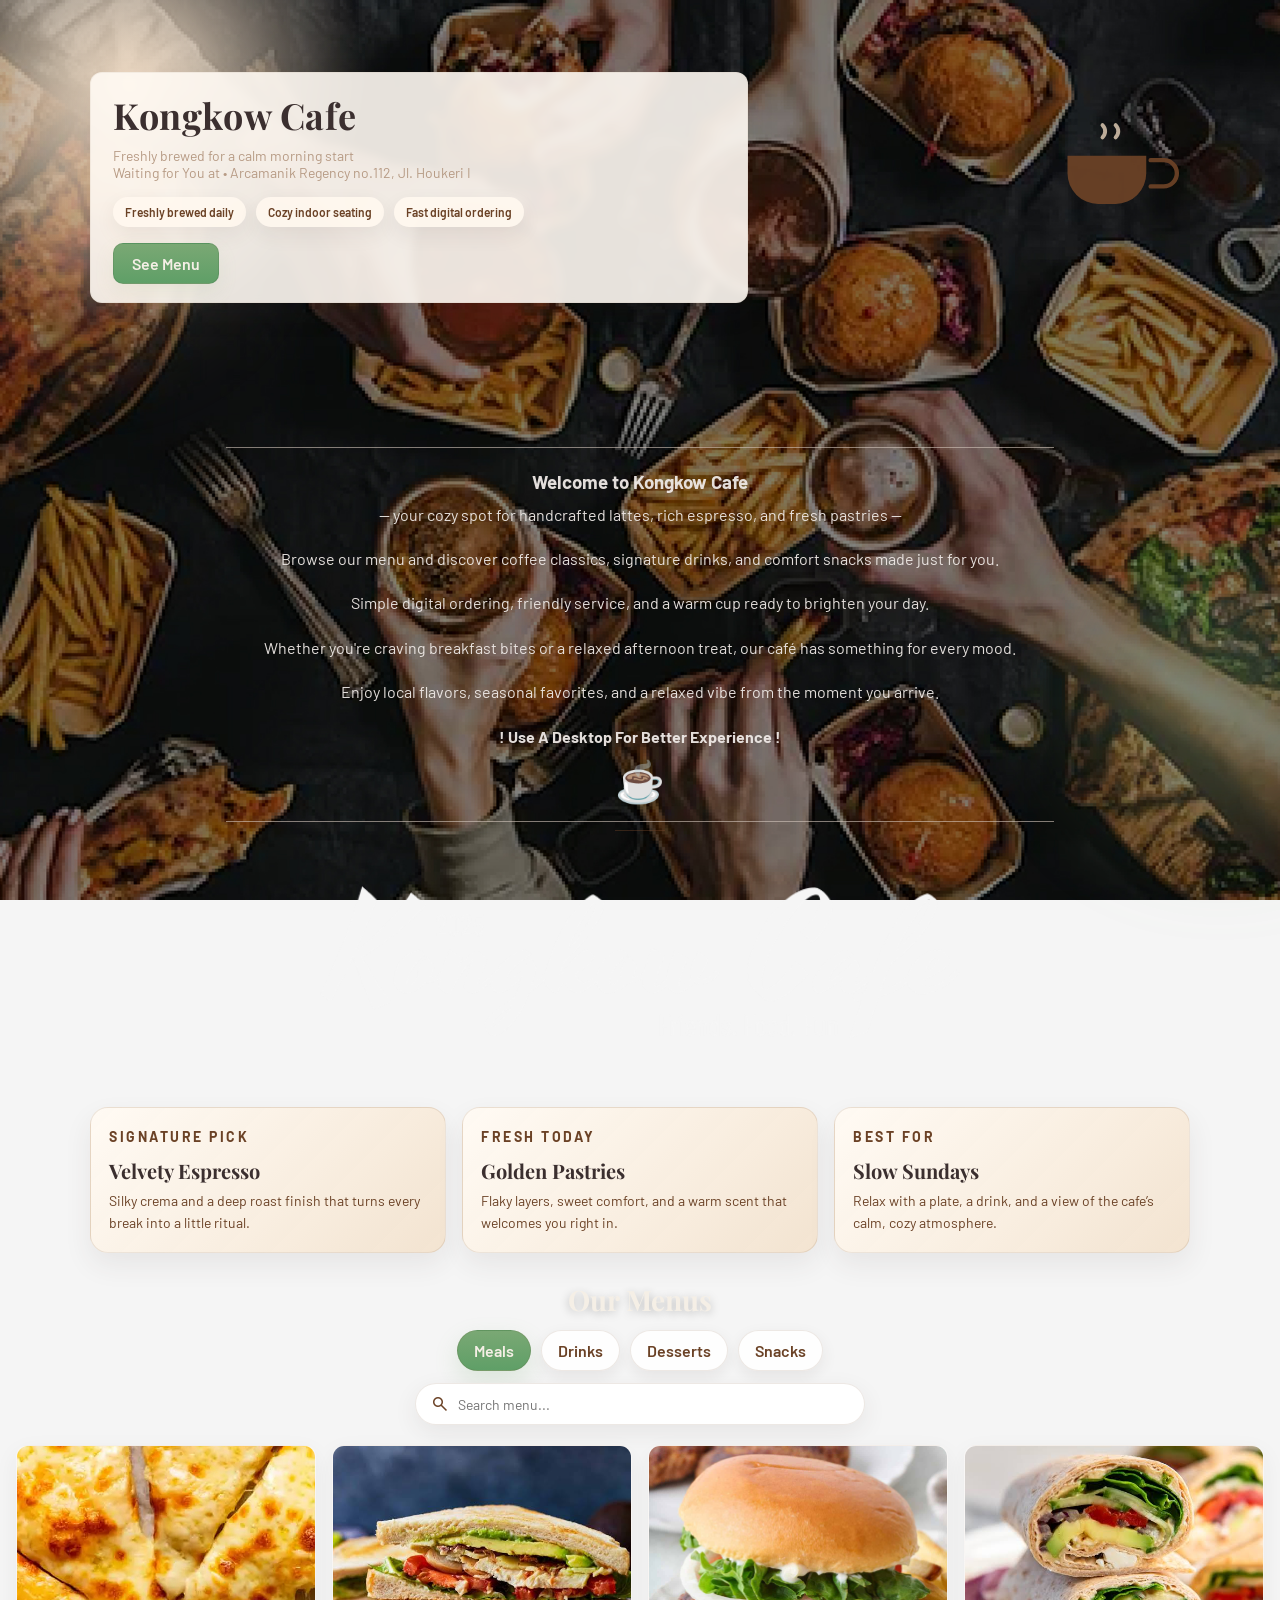
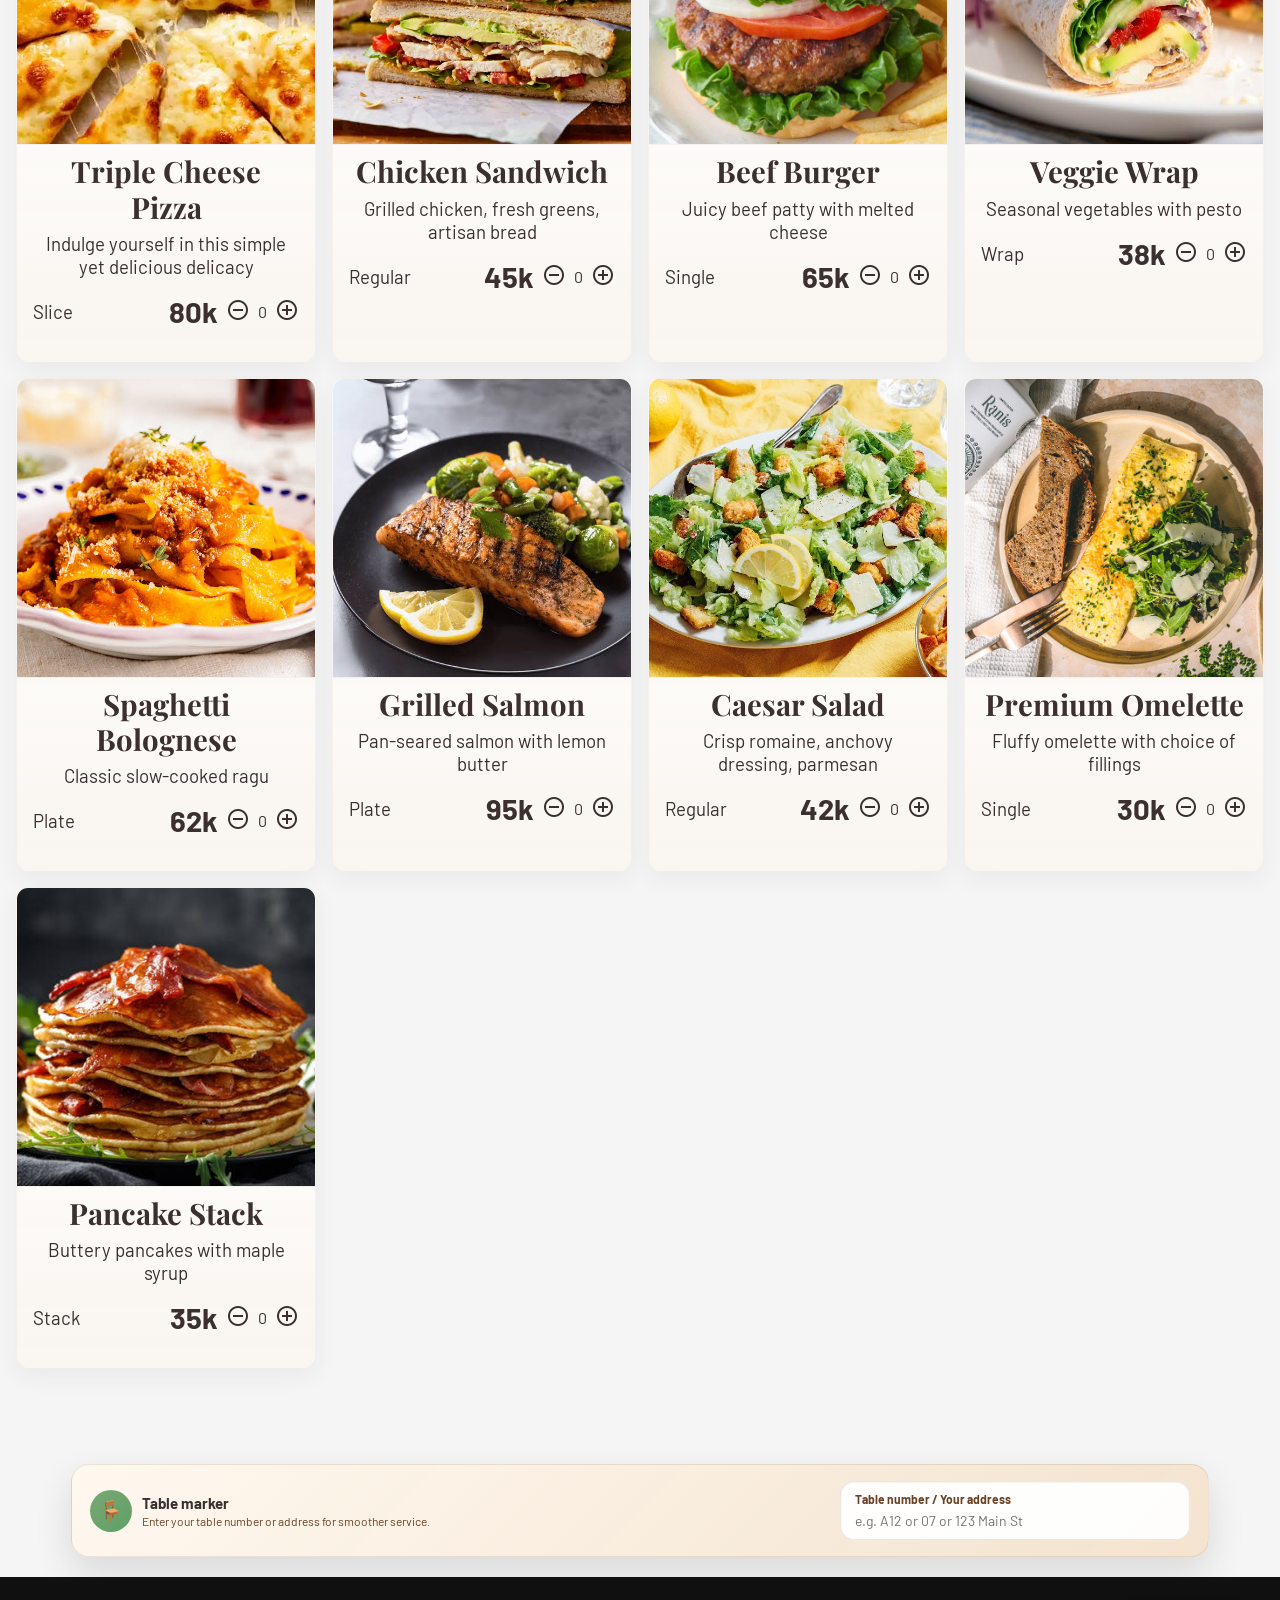
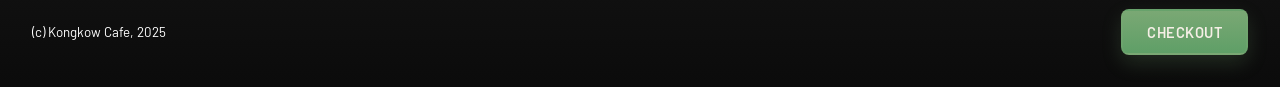
<file: index.html>
<!DOCTYPE html>
<html>

<head>
    <title>Kongkow Cafe</title>
    <meta name="viewport" content="width=device-width, initial-scale=1.0">
    <link rel="preconnect" href="https://fonts.googleapis.com">
    <link rel="preconnect" href="https://fonts.gstatic.com" crossorigin>
    <link href="https://fonts.googleapis.com/css2?family=Barlow:wght@300;400;500;600&display=swap" rel="stylesheet">
    <link href="https://fonts.googleapis.com/css2?family=Playfair+Display:wght@400;600&family=Barlow:wght@300;400;500;600&display=swap" rel="stylesheet">
    <link href="https://fonts.googleapis.com/css2?family=Lora:wght@400;500&display=swap" rel="stylesheet">
    <link rel="stylesheet" href="https://fonts.googleapis.com/css2?family=Material+Symbols+Outlined" />
    <link rel="stylesheet" href="index.css">
</head>

<body>
    <header class="site-header">
        <div class="hero">
            <div class="hero-content">
                <h1 class="hero-title">Kongkow Cafe</h1>
                <p class="hero-sub">Waiting for You at • Arcamanik Regency no.112, Jl. Houkeri I</p>
                <div class="hero-badges" aria-label="Cafe highlights">
                    <span class="badge-pill">Freshly brewed daily</span>
                    <span class="badge-pill">Cozy indoor seating</span>
                    <span class="badge-pill">Fast digital ordering</span>
                </div>
                <a class="btn primary" href="#menu-section">See Menu</a>
            </div>
            <!-- decorative coffee cup SVG -->
            <svg class="coffee-svg" width="140" height="140" viewBox="0 0 64 64" fill="none"
                xmlns="http://www.w3.org/2000/svg" aria-hidden>
                <path d="M8 20h36v8a14 14 0 01-14 14H22a14 14 0 01-14-14V20z" fill="#6B4226" />
                <path d="M46 22h6a6 6 0 010 12h-6" stroke="#6B4226" stroke-width="2" stroke-linecap="round"
                    stroke-linejoin="round" />
                <g class="steam" fill="none" stroke="#d9c6b0" stroke-width="1.6" stroke-linecap="round">
                    <path d="M24 6c1.6 1.6 1.6 4 0 5.6" />
                    <path d="M30 6c1.6 1.6 1.6 4 0 5.6" />
                </g>
            </svg>
        </div>
    </header>

    <div class="content">
        <div class="intro-copy">
            <h3>Welcome to Kongkow Cafe </h3> <p>-- your cozy spot for handcrafted lattes, rich espresso, and fresh pastries --</p>
            <p>Browse our menu and discover coffee classics, signature drinks, and comfort snacks made just for you.</p>
            <p>Simple digital ordering, friendly service, and a warm cup ready to brighten your day.</p>
            <p>Whether you're craving breakfast bites or a relaxed afternoon treat, our café has something for every mood.</p>
            <p>Enjoy local flavors, seasonal favorites, and a relaxed vibe from the moment you arrive.</p>
                        <h4>! Use A Desktop For Better Experience !</h4>
            <span class="intro-sticker" aria-hidden="true">☕</span>
        </div>

        <img src="assets/logo_full.png" alt="Logo" class="logo" />

        <section class="highlights" aria-label="Cafe highlights">
            <article class="highlight-card reveal">
                <p class="eyebrow">Signature pick</p>
                <h3>Velvety Espresso</h3>
                <p>Silky crema and a deep roast finish that turns every break into a little ritual.</p>
            </article>
            <article class="highlight-card reveal">
                <p class="eyebrow">Fresh today</p>
                <h3>Golden Pastries</h3>
                <p>Flaky layers, sweet comfort, and a warm scent that welcomes you right in.</p>
            </article>
            <article class="highlight-card reveal">
                <p class="eyebrow">Best for</p>
                <h3>Slow Sundays</h3>
                <p>Relax with a plate, a drink, and a view of the cafe’s calm, cozy atmosphere.</p>
            </article>
        </section>

        <section class="menu-section" id="menu-section">
            <div class="menu-header">
                <h2>Our Menus</h2>
                <div class="menu-tabs" role="tablist" aria-label="Menu categories">
                    <button class="menu-tab active" onclick="switchCategory('Meals')">Meals</button>
                    <button class="menu-tab" onclick="switchCategory('Drinks')">Drinks</button>
                    <button class="menu-tab" onclick="switchCategory('Desserts')">Desserts</button>
                    <button class="menu-tab" onclick="switchCategory('Snacks')">Snacks</button>
                </div>
                <div class="menu-search-wrap">
                    <span class="material-symbols-outlined search-icon">search</span>
                    <input id="menu-search" class="menu-search" type="search" placeholder="Search menu..." aria-label="Search menu" />
                </div>
            </div>
            <div class="menu-grid" id="menu-grid"></div>
        </section>

        <div class="table-sticky-bar">
            <div class="table-sticky-card">
                <div class="table-sticky-copy">
                    <span class="table-sticky-icon">🪑</span>
                    <div>
                        <strong>Table marker</strong>
                        <p>Enter your table number or address for smoother service.</p>
                    </div>
                </div>
                <div class="table-input-wrap">
                    <label class="table-input-label" for="table-number">Table number / Your address</label>
                    <input id="table-number" class="table-input" type="text" placeholder="e.g. A12 or 07 or 123 Main St" aria-label="Table number or code" />
                </div>
            </div>
        </div>

        <div class="footer">
            (c) Kongkow Cafe, 2025
            <button class="checkout" onclick="checkout()">
                Checkout
            </button>
        </div>
        
    </div>
</body>

<script src="db.js"></script>
<script src="index.js"></script>

</html>
</file>
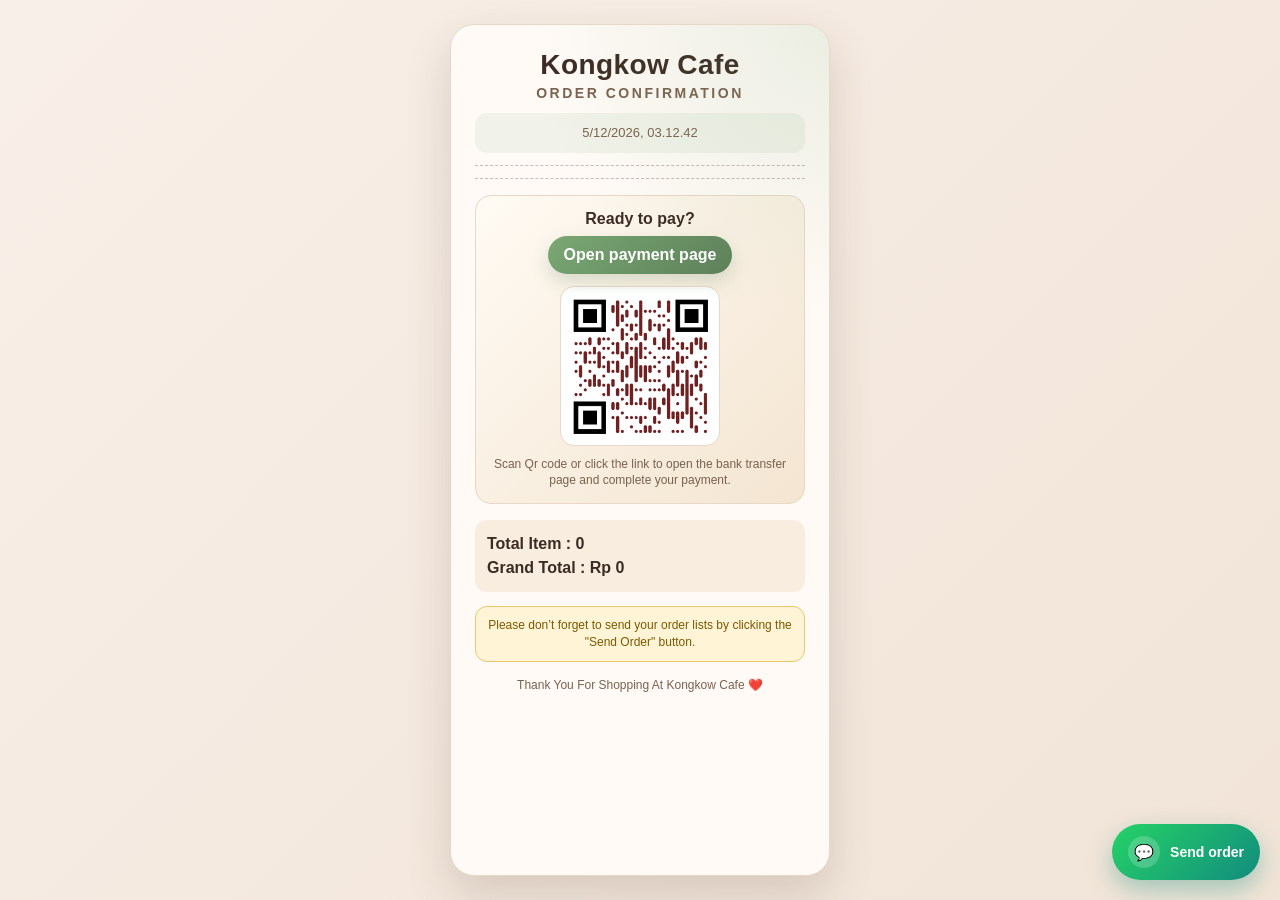
<file: order-confirmation/index.html>
<!DOCTYPE html>
<html lang="en">

<head>
    <meta charset="UTF-8">
    <meta name="viewport" content="width=device-width, initial-scale=1.0">
    <title>KC - Order Confirmation</title>

    <style>
        :root {
            --bg: #f7efe8;
            --panel: #fffaf6;
            --border: #e8d8c7;
            --text: #3c2b24;
            --muted: #7a624f;
            --accent: #7aa874;
            --accent-dark: #5d7f59;
            --gold: #c98f3d;
        }

        * { box-sizing: border-box; }

        body {
            margin: 0;
            min-height: 100vh;
            background: linear-gradient(135deg, #f8efe8 0%, #f1e4d7 100%);
            font-family: 'Barlow', Arial, sans-serif;
            color: var(--text);
            display: flex;
            justify-content: center;
            padding: 24px;
        }

        .receipt {
            width: min(100%, 380px);
            background: var(--panel);
            padding: 24px;
            border-radius: 24px;
            box-shadow: 0 20px 45px rgba(66, 44, 30, 0.16);
            border: 1px solid var(--border);
            position: relative;
            overflow: hidden;
        }

        .receipt::before {
            content: '';
            position: absolute;
            inset: 0;
            background: radial-gradient(circle at top right, rgba(122, 168, 116, 0.15), transparent 32%);
            pointer-events: none;
        }

        .title {
            text-align: center;
            font-size: 28px;
            font-weight: 700;
            letter-spacing: 0.4px;
            margin-bottom: 4px;
        }

        .subtitle {
            text-align: center;
            margin-bottom: 12px;
            color: var(--muted);
            font-size: 14px;
            font-weight: 600;
            letter-spacing: 0.18em;
            text-transform: uppercase;
        }

        .date-box {
            text-align: center;
            background: rgba(122, 168, 116, 0.1);
            padding: 10px 12px;
            border-radius: 12px;
            color: var(--muted);
            font-size: 13px;
            line-height: 1.5;
            margin-bottom: 12px;
        }

        .line {
            border-top: 1px dashed rgba(92, 67, 49, 0.35);
            margin: 12px 0;
        }

        .payment-section {
            margin: 16px 0;
            text-align: center;
            padding: 14px;
            border-radius: 16px;
            background: linear-gradient(135deg, rgba(255, 250, 243, 0.9), rgba(242, 226, 205, 0.9));
            border: 1px solid var(--border);
        }

        .payment-label {
            font-weight: 700;
            margin-bottom: 8px;
            color: var(--text);
        }

        .payment-link {
            display: inline-block;
            margin-bottom: 12px;
            padding: 10px 16px;
            border-radius: 999px;
            background: linear-gradient(135deg, var(--accent) 0%, var(--accent-dark) 100%);
            color: white;
            text-decoration: none;
            font-weight: 700;
            box-shadow: 0 8px 18px rgba(93, 127, 89, 0.22);
        }

        .payment-qr {
            width: 160px;
            max-width: 100%;
            margin: 0 auto 10px;
            display: block;
            border-radius: 14px;
            border: 1px solid var(--border);
            background: white;
            padding: 6px;
        }

        .payment-help {
            display: block;
            color: var(--muted);
            font-size: 12px;
            margin-top: 6px;
            line-height: 1.4;
        }

        .item {
            display: flex;
            justify-content: space-between;
            gap: 10px;
            padding: 10px 0;
            border-bottom: 1px solid rgba(92, 67, 49, 0.1);
        }

        .item:last-child {
            border-bottom: none;
        }

        .item strong {
            color: var(--text);
        }

        .item small {
            color: var(--muted);
            display: block;
            margin-top: 2px;
        }

        .footer {
            text-align: center;
            margin-top: 16px;
            font-size: 12px;
            color: var(--muted);
        }

        .total {
            font-weight: 700;
            margin-top: 12px;
            padding: 12px;
            border-radius: 12px;
            background: rgba(201, 143, 61, 0.12);
            color: var(--text);
            line-height: 1.5;
        }

        .reminder {
            margin-top: 14px;
            padding: 10px 12px;
            border-radius: 12px;
            background: #fff4d6;
            border: 1px solid #e8c86b;
            color: #7a5a00;
            font-size: 12px;
            line-height: 1.4;
            text-align: center;
        }

        .whatsapp-fab {
            position: fixed;
            right: 20px;
            bottom: 20px;
            display: inline-flex;
            align-items: center;
            gap: 10px;
            padding: 12px 16px;
            border-radius: 999px;
            border: none;
            text-decoration: none;
            color: white;
            font-weight: 700;
            font-size: 14px;
            background: linear-gradient(135deg, #25d366 0%, #128c7e 100%);
            box-shadow: 0 10px 24px rgba(18, 140, 126, 0.35);
            z-index: 1000;
            transition: transform 0.2s ease, box-shadow 0.2s ease;
        }

        .whatsapp-fab:hover {
            transform: translateY(-2px) scale(1.02);
            box-shadow: 0 14px 28px rgba(18, 140, 126, 0.4);
        }

        .whatsapp-icon {
            display: inline-flex;
            align-items: center;
            justify-content: center;
            width: 32px;
            height: 32px;
            border-radius: 50%;
            background: rgba(255,255,255,0.2);
            font-size: 16px;
        }

        @media (max-width: 480px) {
            body { padding: 12px; }
            .receipt { padding: 18px; }
            .whatsapp-fab {
                right: 14px;
                bottom: 14px;
                padding: 10px 14px;
                font-size: 13px;
            }
        }
    </style>
</head>

<body>

    <div class="receipt">
        <div class="title">Kongkow Cafe</div>
        <div class="subtitle">Order Confirmation</div>

        <div id="date" class="date-box"></div>

        <div class="line"></div>

        <div id="cart"></div>

        <div class="line"></div>

        <div class="payment-section" id="paymentSection">
            <div class="payment-label">Ready to pay?</div>
            <a id="paymentLink" class="payment-link" href="#" target="_blank">Open payment page</a>
            <img id="paymentQr" class="payment-qr" alt="Payment QR code" src="../assets/My First Qr Code With The Link.png" />
            <small class="payment-help">Scan Qr code or click the link to open the bank transfer page and complete your payment.</small>
        </div>

        <div class="total" id="totalItem"></div>

        <div class="reminder">
            Please don’t forget to send your order lists by clicking the "Send Order" button.
        </div>

        <div class="footer">
            Thank You For Shopping At Kongkow Cafe ❤️
        </div>
    </div>

    <a id="whatsappButton" class="whatsapp-fab" href="#" target="_blank" rel="noopener noreferrer" aria-label="Send this order to WhatsApp">
        <span class="whatsapp-icon">💬</span>
        <span>Send order</span>
    </a>

    <script src="../db.js"></script>
    <script src="index.js"></script>

</body>

</html>
</file>
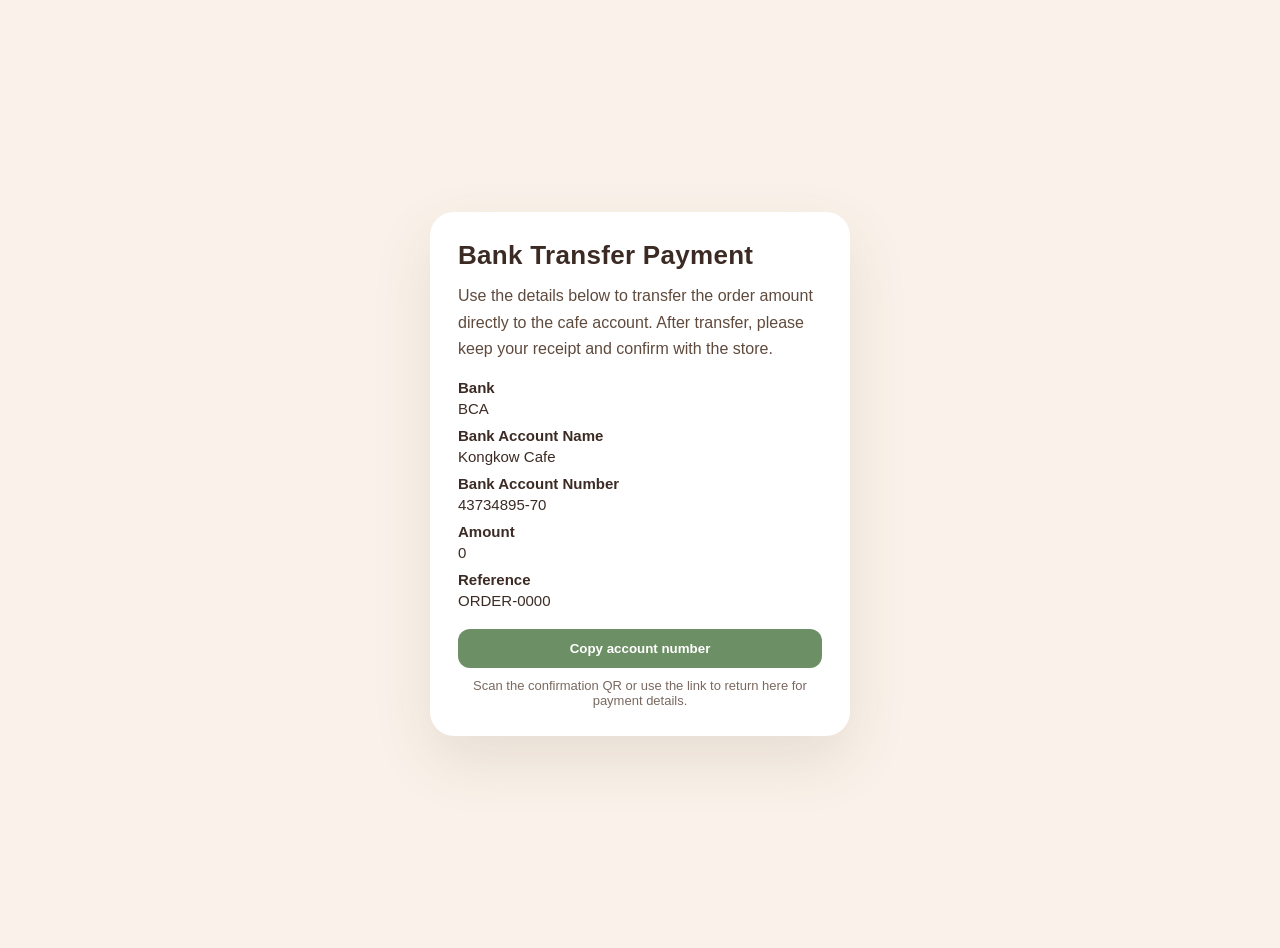
<file: order-confirmation/payment.html>
<!DOCTYPE html>
<html lang="en">
<head>
    <meta charset="UTF-8">
    <meta name="viewport" content="width=device-width, initial-scale=1.0">
    <title>KC - Bank Transfer Payment</title>
    <style>
        body {
            margin: 0;
            min-height: 100vh;
            font-family: Arial, sans-serif;
            background: #faf2ea;
            display: flex;
            justify-content: center;
            align-items: center;
            padding: 24px;
            color: #3c2b24;
        }
        .payment-card {
            width: 100%;
            max-width: 420px;
            background: #fff;
            border-radius: 24px;
            box-shadow: 0 24px 60px rgba(92, 69, 49, 0.12);
            padding: 28px;
            box-sizing: border-box;
        }
        .payment-card h1 {
            margin: 0 0 12px;
            font-size: 26px;
            letter-spacing: 0.3px;
        }
        .payment-card p {
            margin: 0 0 16px;
            line-height: 1.65;
            color: #5f4a3d;
        }
        .bank-info {
            display: grid;
            gap: 10px;
            margin-bottom: 20px;
            font-size: 15px;
        }
        .bank-info strong {
            display: block;
            color: #3c2b24;
            margin-bottom: 4px;
        }
        .payment-action {
            display: grid;
            gap: 10px;
        }
        .payment-action a,
        .payment-action button {
            display: inline-flex;
            align-items: center;
            justify-content: center;
            padding: 12px 16px;
            border-radius: 12px;
            border: none;
            text-decoration: none;
            font-weight: 600;
            background: #8ab882;
            color: white;
            cursor: pointer;
        }
        .payment-action button {
            background: #6d8f65;
        }
        .payment-action small {
            display: block;
            color: #7a6960;
            font-size: 13px;
            text-align: center;
        }
    </style>
</head>
<body>
    <div class="payment-card">
        <h1>Bank Transfer Payment</h1>
        <p>Use the details below to transfer the order amount directly to the cafe account. After transfer, please keep your receipt and confirm with the store.</p>
        <div class="bank-info">
            <div>
                <strong>Bank</strong>
                <span id="bankName">-</span>
            </div>
            <div>
                <strong>Bank Account Name</strong>
                <span id="accountName">-</span>
            </div>
            <div>
                <strong>Bank Account Number</strong>
                <span id="bankAccountNumber">-</span>
            </div>
            <div>
                <strong>Amount</strong>
                <span id="amountValue">-</span>
            </div>
            <div>
                <strong>Reference</strong>
                <span id="referenceValue">-</span>
            </div>
        </div>
        <div class="payment-action">
            <button id="copyAccount">Copy account number</button>
            <small>Scan the confirmation QR or use the link to return here for payment details.</small>
        </div>
    </div>
    <script src="payment.js"></script>
</body>
</html>
</file>
<file: index.css>
* {
    font-family: 'Barlow';
    margin: 0;
    padding: 0;
}

.header {
    background: url("assets/header.jpg") no-repeat top center;
    position: fixed;
    top: 0;
    left: 0;
    right: 0;
    width: 100%;
    max-height: 800px;
    aspect-ratio: 1;
    background-size: cover;

    @media only screen and (min-width: 768px) {
        aspect-ratio: 1280/720;
    }
}

.logo {
    box-sizing: border-box;
    max-width: 60%;
    width: 100%;
    margin: 48px auto;
    display: block;

    @media only screen and (min-width: 768px) {
        max-width: 50%;
        margin: 64px auto;
    }
}

body {
    background-color: #f5f5f5;
    overflow-x: hidden;
}

.menu-section {
    padding: 0 16px 32px;
}

.menu-header {
    max-width: 1100px;
    margin: 0 auto 20px;
    display: flex;
    flex-direction: column;
    gap: 12px;
    align-items: center;
    text-align: center;
}

.menu-header h2 {
    font-family: 'Playfair Display', serif;
    font-size: 28px;
    color: var(--cream);
    text-shadow: 0 2px 10px rgba(0,0,0,0.25);
}

.menu-tabs {
    display: flex;
    flex-wrap: wrap;
    justify-content: center;
    gap: 10px;
}

.menu-search-wrap {
    display: flex;
    align-items: center;
    width: min(100%, 420px);
    padding: 10px 14px;
    border-radius: 999px;
    background: rgba(255,255,255,0.95);
    box-shadow: 0 8px 24px rgba(59,47,47,0.08);
    border: 1px solid rgba(107,66,38,0.12);
}

.search-icon {
    color: var(--brown-700);
    margin-right: 8px;
    font-size: 20px;
}

.menu-search {
    width: 100%;
    border: none;
    outline: none;
    background: transparent;
    color: var(--brown-900);
    font-size: 14px;
}

.table-sticky-bar {
    padding: 0 16px 20px;
}

.table-sticky-card {
    max-width: 1100px;
    margin: 0 auto;
    display: flex;
    align-items: center;
    justify-content: space-between;
    gap: 16px;
    padding: 16px 18px;
    border-radius: 18px;
    background: linear-gradient(135deg, rgba(255,248,239,0.98), rgba(243,226,205,0.96));
    box-shadow: 0 16px 36px rgba(59,47,47,0.14);
    border: 1px solid rgba(107,66,38,0.12);
}

.table-sticky-copy {
    display: flex;
    align-items: center;
    gap: 10px;
    color: var(--brown-900);
    flex: 1;
}

.table-sticky-icon {
    display: inline-flex;
    align-items: center;
    justify-content: center;
    width: 42px;
    height: 42px;
    border-radius: 50%;
    background: linear-gradient(135deg, var(--accent), #5f9f67);
    color: white;
    font-size: 20px;
}

.table-sticky-copy strong {
    display: block;
    font-size: 15px;
    margin-bottom: 2px;
}

.table-sticky-copy p {
    font-size: 12px;
    color: var(--brown-700);
}

.table-input-wrap {
    display: flex;
    flex-direction: column;
    gap: 6px;
    width: min(100%, 320px);
    padding: 10px 14px;
    border-radius: 14px;
    background: rgba(255,255,255,0.95);
    box-shadow: inset 0 1px 2px rgba(0,0,0,0.05);
    border: 1px solid rgba(107,66,38,0.12);
}

.table-input-label {
    font-size: 12px;
    font-weight: 700;
    color: var(--brown-700);
    text-align: left;
}

.table-input {
    width: 100%;
    border: none;
    outline: none;
    background: transparent;
    color: var(--brown-900);
    font-size: 14px;
}

.menu-tab {
    padding: 10px 16px;
    border-radius: 999px;
    background: rgba(255,255,255,0.9);
    color: var(--brown-700);
    font-weight: 600;
    border: 1px solid rgba(107,66,38,0.12);
    box-shadow: 0 6px 16px rgba(59,47,47,0.08);
    transition: all 0.2s ease;
}

.menu-tab.active {
    background: linear-gradient(180deg, var(--accent), #5f9f67);
    color: var(--cream);
    box-shadow: 0 10px 24px rgba(122,168,116,0.2);
}

.menu-grid {
    display: grid;
    margin: 0 auto;
    gap: 16px;
    padding-bottom: 32px;
    grid-template-columns: 1fr 1fr;

    /* @media only screen and (min-width: 400px) {
        grid-template-columns: 1fr 1fr 1fr;
    } */

    @media only screen and (min-width: 768px) {
        padding-bottom: 64px;
        grid-template-columns: 1fr 1fr 1fr 1fr;
    }
}

.menu-card {
    display: flex;
    flex-direction: column;
    padding-bottom: 16px;
    background-color: #fafafa;
    border: 4px solid #fafafa;

    @media only screen and (min-width: 768px) {
        padding-bottom: 32px;
    }

    img {
        aspect-ratio: 1;
        object-fit: cover;
        width: 100%;
    }

    .menu-name {
        padding: 8px 16px;
        text-align: center;
        font-size: 14pt;

        @media only screen and (max-width: 420px) {
            font-size: 12pt;
        }

        @media only screen and (min-width: 768px) {
            font-size: 22pt;
        }
    }

    .menu-description {
        text-align: center;
        padding: 0 16px;
        padding-bottom: 16px;
        font-size: 10pt;

        @media only screen and (max-width: 420px) {
            font-size: 9pt;
        }

        @media only screen and (min-width: 768px) {
            font-size: 14pt;
        }
    }

    .price-description {
        font-size: 9pt;

        @media only screen and (min-width: 768px) {
            font-size: 14pt;
        }
    }

    .menu-price-row {
        display: flex;
        flex-direction: row;
        justify-content: space-between;
        align-items: center;
        padding: 0 16px;
        gap: 12px;
        flex-wrap: nowrap;
    }

    .price-description {
        flex: 1 1 0;
        min-width: 0;
        white-space: normal;
        overflow-wrap: anywhere;
    }

    .price-and-qty {
        display: flex;
        flex-direction: row;
        align-items: center;
        gap: 8px;
        flex: 0 0 auto;
        white-space: nowrap;
    }

    .price {
        font-size: 14pt;
        min-width: 3.5rem;
        text-align: right;

        @media only screen and (min-width: 768px) {
            font-size: 22pt;
        }
    }
}

.no-results {
    grid-column: 1 / -1;
    text-align: center;
    padding: 24px;
    color: var(--cream);
    background: rgba(59,47,47,0.7);
    border-radius: 12px;
    font-size: 15px;
}

.footer {
    background-color: black;
    color: white;
    padding: 32px;
    width: 100%;
    box-sizing: border-box;
    font-size: 10pt;
    display: flex;
    justify-content: space-between;
    align-items: center;
}

button {
    all: unset;
    cursor: pointer;
}

button.checkout {
    font-weight: 600;
    text-transform: uppercase;
    padding: 12px 24px;
    background: linear-gradient(180deg, var(--accent) 0%, #5f9f67 100%);
    color: var(--cream);
    border-radius: 8px;
    border: 2px solid rgba(122, 168, 116, 0.3);
    box-shadow: 0 8px 20px rgba(122, 168, 116, 0.2);
    transition: all 0.3s ease;
    font-size: 11pt;
    letter-spacing: 0.5px;
}

button.checkout:hover {
    transform: translateY(-3px);
    box-shadow: 0 12px 28px rgba(122, 168, 116, 0.35);
    background: linear-gradient(180deg, #8ab882 0%, #6fa971 100%);
}

button.checkout:active {
    transform: translateY(-1px);
    box-shadow: 0 6px 16px rgba(122, 168, 116, 0.25);
}

:root{
    --brown-900: #3b2f2f;
    --brown-700: #6b4226;
    --cream: #f5efe6;
    --accent: #7aa874;
    --muted: #b79b85;
}


/* Use the header image as the sole full-page background */
html, body {
    height: 100%;
}
body {
    background-image: url("assets/header.jpg");
    background-position: center center;
    background-size: cover;
    background-repeat: no-repeat;
    background-attachment: fixed;
    color: var(--brown-900);
    -webkit-font-smoothing:antialiased;
    font-family: 'Barlow', system-ui, sans-serif;
}

/* Hero / header: keep the radial accent but don't re-declare the full image */
.site-header {
    position: relative;
    width: 100%;
    overflow: hidden;
    background: radial-gradient(circle at 10% 20%, rgb(241, 221, 199), transparent 20%);
    padding: 72px 16px 120px;
    box-sizing: border-box;
}

.hero {
    max-width: 1100px;
    margin: 0 auto;
    display:flex;
    align-items:center;
    justify-content:space-between;
    gap: 24px;
}

.hero-content {
    flex:1 1 60%;
    position: relative;
    z-index: 2;
    background: rgba(255, 250, 243, 0.9);
    padding: 18px 22px;
    border-radius: 12px;
    box-shadow: 0 10px 30px rgba(59,47,47,0.08);
    border: 1px solid rgba(107,66,38,0.06);
    backdrop-filter: blur(4px);
    -webkit-backdrop-filter: blur(4px);
    max-width: 68ch;
}

.hero-title {
    font-family: 'Playfair Display', serif;
    font-size: 36px;
    color: var(--brown-900);
    letter-spacing: 0.6px;
    margin-bottom: 8px;
}

.hero-sub {
    color: var(--muted);
    margin-bottom: 16px;
    font-size: 14px;
}
/* Button */
.btn {
    display:inline-block;
    padding: 10px 18px;
    border-radius: 10px;
    text-decoration:none;
    font-weight:600;
    transition: transform .18s ease, box-shadow .18s ease;
    box-shadow: 0 6px 16px rgba(59,47,47,0.06);
}

.btn.primary {
    background: linear-gradient(180deg,var(--accent), #5f9f67);
    color: var(--cream);
    border: 1px solid rgba(0,0,0,0.08);
    box-shadow: 0 8px 20px rgba(122,168,116,0.12);
}

.btn.primary:hover {
    transform: translateY(-4px);
    box-shadow: 0 12px 30px rgba(75,50,40,0.14);
}

/* Decorative SVG and steam animation */
.coffee-svg { opacity: 0.95; transform: translateY(-6px); }
.steam path { stroke-linejoin: round; stroke-width: 1.8; opacity: 0.9; animation: steam 3.2s linear infinite; }
@keyframes steam {
    0% { transform: translateY(0) scale(1); opacity:0.6; }
    50% { transform: translateY(-6px) scale(1.05); opacity:1; }
    100% { transform: translateY(-12px) scale(1.08); opacity:0.0; }
}

/* Menu card tweaks */
.menu-card {
    border-radius: 12px;
    overflow: hidden;
    box-shadow: 0 8px 24px rgba(59,47,47,0.06);
    border: 1px solid rgba(107,66,38,0.04);
    background: linear-gradient(180deg, rgba(255,255,255,0.95), rgba(250,246,241,0.9));
}
.menu-card img { border-bottom: 1px solid rgba(0,0,0,0.04); }
.menu-name {
    font-family: 'Playfair Display', serif;
    white-space: normal;
    word-break: normal;
    overflow-wrap: normal;
    hyphens: auto;
    line-height: 1.2;
}

@media only screen and (max-width: 420px) {
    .menu-name {
        font-size: 11pt;
        line-height: 1.2;
    }

    .menu-grid {
        grid-template-columns: 1fr;
        gap: 12px;
    }

    .menu-card {
        padding-bottom: 14px;
    }

    .menu-price-row {
        display: grid;
        grid-template-columns: minmax(0, 1fr) auto;
        align-items: center;
        gap: 8px 10px;
        padding: 0 12px;
    }

    .price-description {
        font-size: 9pt;
        line-height: 1.35;
        padding-right: 4px;
    }

    .price-and-qty {
        width: auto;
        justify-content: flex-end;
        gap: 6px;
        flex-shrink: 0;
        min-width: fit-content;
    }

    .price {
        font-size: 10pt;
        min-width: 2.8rem;
        margin-left: 2px;
    }
}

/* Footer tune */
.footer{ background: linear-gradient(180deg,#111 0%, #0b0b0b 100%); color:#fff; }

/* Creative upgrades */
body::before,
body::after {
    content: '';
    position: fixed;
    inset: auto;
    width: 280px;
    height: 280px;
    border-radius: 50%;
    filter: blur(60px);
    z-index: 0;
    pointer-events: none;
    opacity: 0.28;
}

body::before {
    top: 5%;
    left: -60px;
    background: #f3d7b2;
}

body::after {
    right: -80px;
    bottom: 8%;
    background: #8fb987;
}

.content {
    position: relative;
    z-index: 1;
}

.hero-badges {
    display: flex;
    flex-wrap: wrap;
    gap: 10px;
    margin-top: 14px;
    margin-bottom: 16px;
}

.badge-pill {
    padding: 8px 12px;
    border-radius: 999px;
    background: rgba(255,248,239,0.92);
    color: var(--brown-700);
    font-size: 12px;
    font-weight: 600;
    box-shadow: 0 8px 20px rgba(59,47,47,0.08);
}

.highlights {
    max-width: 1100px;
    margin: 0 auto 28px;
    padding: 0 16px;
    display: grid;
    gap: 16px;
    grid-template-columns: repeat(3, minmax(0, 1fr));
}

.highlight-card {
    background: linear-gradient(135deg, rgba(255,250,243,0.94), rgba(243,226,205,0.9));
    border: 1px solid rgba(107,66,38,0.12);
    border-radius: 18px;
    padding: 18px;
    box-shadow: 0 12px 28px rgba(59,47,47,0.08);
    transform: translateY(18px);
    opacity: 0;
    transition: transform 0.35s ease, box-shadow 0.35s ease, opacity 0.35s ease;
}

.highlight-card:hover {
    transform: translateY(-4px);
    box-shadow: 0 18px 36px rgba(59,47,47,0.14);
}

.highlight-card.is-visible {
    transform: translateY(0);
    opacity: 1;
}

.eyebrow {
    text-transform: uppercase;
    letter-spacing: 0.18em;
    font-size: 10px;
    font-weight: 700;
    color: var(--accent);
    margin-bottom: 8px;
}

.highlight-card h3 {
    font-family: 'Playfair Display', serif;
    font-size: 20px;
    margin-bottom: 6px;
    color: var(--brown-900);
}

.highlight-card p {
    color: var(--brown-700);
    line-height: 1.6;
    font-size: 14px;
}

/* Responsive */
@media (max-width:768px){
    .site-header {
        padding: 44px 12px 70px;
    }

    .hero { flex-direction: column; align-items: flex-start; padding: 0; gap: 16px; }
    .coffee-svg { align-self: flex-end; width:88px; height:88px; }
    .hero-content {
        padding: 16px;
        max-width: 100%;
    }
    .hero-title { font-size: 28px; line-height: 1.1; }
    .hero-sub { font-size: 13px; line-height: 1.5; }
    .hero-badges { gap: 8px; margin-top: 12px; margin-bottom: 12px; }
    .badge-pill { font-size: 11px; padding: 7px 10px; }
    .menu-section { padding: 0 12px 24px; }
    .menu-header h2 { font-size: 24px; }
    .menu-tabs { gap: 8px; }
    .menu-tab { padding: 8px 12px; font-size: 13px; }
    .menu-search-wrap { padding: 10px 12px; width: 100%; }
    .table-sticky-bar { padding: 0 12px 18px; }
    .table-sticky-card { flex-direction: column; align-items: stretch; padding: 14px; gap: 12px; }
    .table-sticky-copy { align-items: flex-start; }
    .table-sticky-copy p { font-size: 11px; }
    .table-input-wrap { width: 100%; padding: 10px 12px; }
    .highlights { grid-template-columns: 1fr; padding: 0 12px; margin-bottom: 20px; }
    .highlight-card { padding: 16px; }
    .highlight-card h3 { font-size: 18px; }
    .highlight-card p { font-size: 13px; }
    .logo { max-width: 78%; margin: 32px auto 24px; }
    .footer { flex-direction: column; gap: 12px; text-align: center; padding: 24px 16px; }
    button.checkout { width: 100%; text-align: center; }
}

.intro-copy {
    max-width: 780px;
    margin: 24px auto 0;
    padding: 20px 16px 18px;
    color: rgba(238, 233, 230, 0.95);
    font-family: 'Lora', serif;
    font-size: 15px;
    line-height: 1.9;
    text-align: center;
    position: relative;
    border-top: 1px solid rgba(212, 198, 189, 0.6);
    border-bottom: 1px solid rgba(212, 198, 189, 0.6);
}

.intro-copy::before {
    content: '';
    display: block;
    margin: 0 auto 16px;
    max-width: 620px;
    color: rgba(255, 255, 255, 0.85);
    letter-spacing: 1px;
    font-size: 18px;
    font-style: italic;
}

.intro-copy::after {
    content: '';
    position: absolute;
    left: 50%;
    transform: translateX(-50%);
    bottom: -10px;
    width: 50px;
    height: 1px;
    background: rgba(107, 66, 38, 0.45);
}

.intro-copy p {
    margin-bottom: 14px;
    padding: 0 6px;
}

.intro-copy p:last-child {
    margin-bottom: 0;
}

/* Decorative sticker immediately under the intro text */
.intro-copy .intro-sticker {
    position: relative;
    display: inline-block;
    margin-top: 8px;
    font-size: 32px; /* bigger glyph */
    line-height: 1;
    color: var(--brown-700);
    background: transparent; /* remove circle/background */
    border-radius: 0;
    padding: 0;
    box-shadow: none;
}

@media (min-width: 768px) {
    .intro-copy {
        padding: 0 24px 16px;
        font-size: 16px;
    }

    .intro-copy::before {
        font-size: 15px;
    }

    .intro-copy .intro-sticker {
        font-size: 40px;
    }
}
</file>
